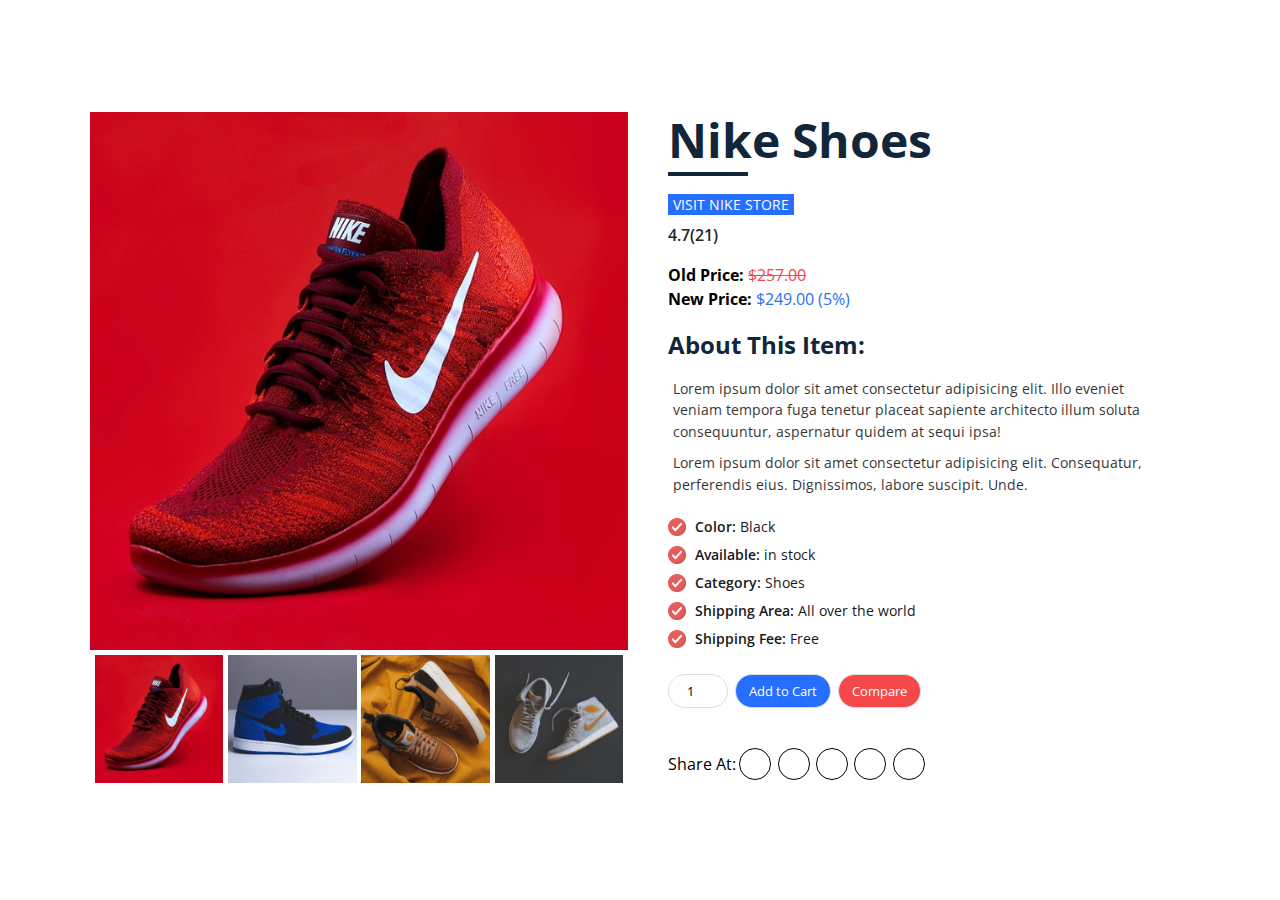
<file: eccomerce/product-detail/index.html>
<!DOCTYPE html>
<html>
  <head>
    <meta charset="utf-8">
    <meta http-equiv="X-UA-Compatible" content="IE=edge">
    <title>Product Card/Page</title>
    <meta name="viewport" content="width=device-width, initial-scale=1">
    <link rel="stylesheet" href="style.css">
    <link rel="stylesheet" href="https://cdnjs.cloudflare.com/ajax/libs/font-awesome/5.15.1/css/all.min.css" integrity="sha512-+4zCK9k+qNFUR5X+cKL9EIR+ZOhtIloNl9GIKS57V1MyNsYpYcUrUeQc9vNfzsWfV28IaLL3i96P9sdNyeRssA==" crossorigin="anonymous" />
  </head>
  <body>
    
    <div class = "card-wrapper">
      <div class = "card">
        <!-- card left -->
        <div class = "product-imgs">
          <div class = "img-display">
            <div class = "img-showcase">
              <img src = "shoes_images/shoe_1.jpg" alt = "shoe image">
              <img src = "shoes_images/shoe_2.jpg" alt = "shoe image">
              <img src = "shoes_images/shoe_3.jpg" alt = "shoe image">
              <img src = "shoes_images/shoe_4.jpg" alt = "shoe image">
            </div>
          </div>
          <div class = "img-select">
            <div class = "img-item">
              <a href = "#" data-id = "1">
                <img src = "shoes_images/shoe_1.jpg" alt = "shoe image">
              </a>
            </div>
            <div class = "img-item">
              <a href = "#" data-id = "2">
                <img src = "shoes_images/shoe_2.jpg" alt = "shoe image">
              </a>
            </div>
            <div class = "img-item">
              <a href = "#" data-id = "3">
                <img src = "shoes_images/shoe_3.jpg" alt = "shoe image">
              </a>
            </div>
            <div class = "img-item">
              <a href = "#" data-id = "4">
                <img src = "shoes_images/shoe_4.jpg" alt = "shoe image">
              </a>
            </div>
          </div>
        </div>
        <!-- card right -->
        <div class = "product-content">
          <h2 class = "product-title">nike shoes</h2>
          <a href = "#" class = "product-link">visit nike store</a>
          <div class = "product-rating">
            <i class = "fas fa-star"></i>
            <i class = "fas fa-star"></i>
            <i class = "fas fa-star"></i>
            <i class = "fas fa-star"></i>
            <i class = "fas fa-star-half-alt"></i>
            <span>4.7(21)</span>
          </div>

          <div class = "product-price">
            <p class = "last-price">Old Price: <span>$257.00</span></p>
            <p class = "new-price">New Price: <span>$249.00 (5%)</span></p>
          </div>

          <div class = "product-detail">
            <h2>about this item: </h2>
            <p>Lorem ipsum dolor sit amet consectetur adipisicing elit. Illo eveniet veniam tempora fuga tenetur placeat sapiente architecto illum soluta consequuntur, aspernatur quidem at sequi ipsa!</p>
            <p>Lorem ipsum dolor sit amet consectetur adipisicing elit. Consequatur, perferendis eius. Dignissimos, labore suscipit. Unde.</p>
            <ul>
              <li>Color: <span>Black</span></li>
              <li>Available: <span>in stock</span></li>
              <li>Category: <span>Shoes</span></li>
              <li>Shipping Area: <span>All over the world</span></li>
              <li>Shipping Fee: <span>Free</span></li>
            </ul>
          </div>

          <div class = "purchase-info">
            <input type = "number" min = "0" value = "1">
            <button type = "button" class = "btn">
              Add to Cart <i class = "fas fa-shopping-cart"></i>
            </button>
            <button type = "button" class = "btn">Compare</button>
          </div>

          <div class = "social-links">
            <p>Share At: </p>
            <a href = "#">
              <i class = "fab fa-facebook-f"></i>
            </a>
            <a href = "#">
              <i class = "fab fa-twitter"></i>
            </a>
            <a href = "#">
              <i class = "fab fa-instagram"></i>
            </a>
            <a href = "#">
              <i class = "fab fa-whatsapp"></i>
            </a>
            <a href = "#">
              <i class = "fab fa-pinterest"></i>
            </a>
          </div>
        </div>
      </div>
    </div>

    
    <script src="script.js"></script>
  </body>
</html>
</file>
<file: eccomerce/product-detail/style.css>
@import url('https://fonts.googleapis.com/css2?family=Open+Sans:wght@300;400;600;700;800&display=swap');

*{
    box-sizing: border-box;
    padding: 0;
    margin: 0;
    font-family: 'Open Sans', sans-serif;
}
body{
    line-height: 1.5;
}
.card-wrapper{
    max-width: 1100px;
    margin: 0 auto;
}
img{
    width: 100%;
    display: block;
}
.img-display{
    overflow: hidden;
}
.img-showcase{
    display: flex;
    width: 100%;
    transition: all 0.5s ease;
}
.img-showcase img{
    min-width: 100%;
}
.img-select{
    display: flex;
}
.img-item{
    margin: 0.3rem;
}
.img-item:nth-child(1),
.img-item:nth-child(2),
.img-item:nth-child(3){
    margin-right: 0;
}
.img-item:hover{
    opacity: 0.8;
}
.product-content{
    padding: 2rem 1rem;
}
.product-title{
    font-size: 3rem;
    text-transform: capitalize;
    font-weight: 700;
    position: relative;
    color: #12263a;
    margin: 1rem 0;
}
.product-title::after{
    content: "";
    position: absolute;
    left: 0;
    bottom: 0;
    height: 4px;
    width: 80px;
    background: #12263a;
}
.product-link{
    text-decoration: none;
    text-transform: uppercase;
    font-weight: 400;
    font-size: 0.9rem;
    display: inline-block;
    margin-bottom: 0.5rem;
    background: #256eff;
    color: #fff;
    padding: 0 0.3rem;
    transition: all 0.5s ease;
}
.product-link:hover{
    opacity: 0.9;
}
.product-rating{
    color: #ffc107;
}
.product-rating span{
    font-weight: 600;
    color: #252525;
}
.product-price{
    margin: 1rem 0;
    font-size: 1rem;
    font-weight: 700;
}
.product-price span{
    font-weight: 400;
}
.last-price span{
    color: #f64749;
    text-decoration: line-through;
}
.new-price span{
    color: #256eff;
}
.product-detail h2{
    text-transform: capitalize;
    color: #12263a;
    padding-bottom: 0.6rem;
}
.product-detail p{
    font-size: 0.9rem;
    padding: 0.3rem;
    opacity: 0.8;
}
.product-detail ul{
    margin: 1rem 0;
    font-size: 0.9rem;
}
.product-detail ul li{
    margin: 0;
    list-style: none;
    background: url(shoes_images/checked.png) left center no-repeat;
    background-size: 18px;
    padding-left: 1.7rem;
    margin: 0.4rem 0;
    font-weight: 600;
    opacity: 0.9;
}
.product-detail ul li span{
    font-weight: 400;
}
.purchase-info{
    margin: 1.5rem 0;
}
.purchase-info input,
.purchase-info .btn{
    border: 1.5px solid #ddd;
    border-radius: 25px;
    text-align: center;
    padding: 0.45rem 0.8rem;
    outline: 0;
    margin-right: 0.2rem;
    margin-bottom: 1rem;
}
.purchase-info input{
    width: 60px;
}
.purchase-info .btn{
    cursor: pointer;
    color: #fff;
}
.purchase-info .btn:first-of-type{
    background: #256eff;
}
.purchase-info .btn:last-of-type{
    background: #f64749;
}
.purchase-info .btn:hover{
    opacity: 0.9;
}
.social-links{
    display: flex;
    align-items: center;
}
.social-links a{
    display: flex;
    align-items: center;
    justify-content: center;
    width: 32px;
    height: 32px;
    color: #000;
    border: 1px solid #000;
    margin: 0 0.2rem;
    border-radius: 50%;
    text-decoration: none;
    font-size: 0.8rem;
    transition: all 0.5s ease;
}
.social-links a:hover{
    background: #000;
    border-color: transparent;
    color: #fff;
}

@media screen and (min-width: 992px){
    .card{
        display: grid;
        grid-template-columns: repeat(2, 1fr);
        grid-gap: 1.5rem;
    }
    .card-wrapper{
        height: 100vh;
        display: flex;
        justify-content: center;
        align-items: center;
    }
    .product-imgs{
        display: flex;
        flex-direction: column;
        justify-content: center;
    }
    .product-content{
        padding-top: 0;
    }
}
</file>
